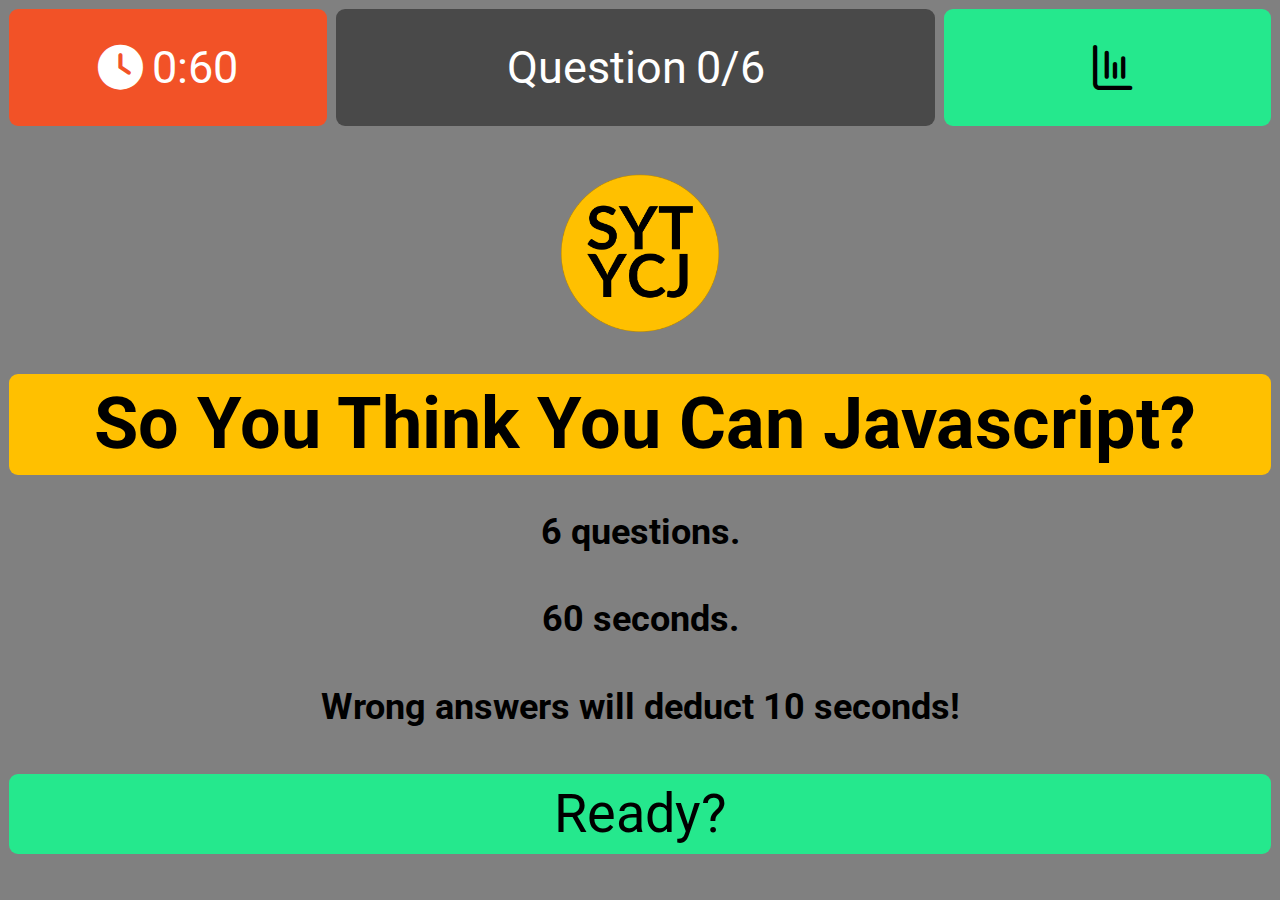
<file: index.html>
<!DOCTYPE html>
<html lang="en">
	<head>
		<meta charset="UTF-8" />
		<meta name="viewport" content="width=device-width, initial-scale=1.0" />
		<meta http-equiv="X-UA-Compatible" content="ie=edge" />

		<link rel="shortcut icon" href="./assets/images/favicon.png" type="image/x-icon" />
		<link rel="stylesheet" type="text/css" href="./assets/CSS/normalize.css" />
		<link rel="stylesheet" type="text/css" href="./assets/CSS/style.css" />
		<link rel="stylesheet" href="https://cdnjs.cloudflare.com/ajax/libs/font-awesome/6.0.0/css/all.min.css" integrity="sha512-9usAa10IRO0HhonpyAIVpjrylPvoDwiPUiKdWk5t3PyolY1cOd4DSE0Ga+ri4AuTroPR5aQvXU9xC6qOPnzFeg==" crossorigin="anonymous" referrerpolicy="no-referrer" />
		<title>SYTYCJ</title>
	</head>

	<body>
		<header></header>
		<main></main>
		<script src="./assets/JS/script.js"></script>
	</body>
</html>
</file>
<file: assets/CSS/style.css>
/***************************************** 
  IMPORTED FONTS — ROBOTO AND ROBOTO MONO
 *****************************************/

@import url('https://fonts.googleapis.com/css2?family=Roboto&family=Roboto+Mono:wght@100&display=swap');

/****************** 
  UNIVERSAL SELECTOR
 ******************/

* {
	box-sizing: border-box;
	margin: 0;
	padding: 0;
	color: #000;
	font-family: 'Roboto', sans-serif;
	font-size: 3vmin;
	transition: all 0.3s;
}

/****************** 
  CUSTOM VARIABLES
 ******************/

:root {
	--content-max-width: 100%;
	--font-size-small: 4vmin;
	--font-size-medium: 6vmin;
	--font-size-large: 8vmin;
	--color-primary: #808080;
	--color-secondary: #f25227;
	--color-tertiary: #25e88d;
	--color-quaternary: #ffc000;

	--color-darkgray: #0000006e;
	--color-input-box-background: #ffffff;
}

/****************** 
  SEMANTIC ELEMENTS
 ******************/

/** BODY **/

body,
body > * {
	width: 100%;
}

body {
	height: 100%;
	background-color: var(--color-primary);
	font-family: 'Roboto', sans-serif;
	display: flex;
	flex-direction: column;
	align-items: center;
	margin: 0;
}

/** HEADER **/

header {
	height: 15vh;
	color: black;
	display: flex;
	flex-direction: row;
	flex-wrap: wrap;
	align-items: stretch;
	justify-content: center;
	padding: 1vmin;
	position: relative;
	font-size: 10vmin;
}

header,
header nav {
	white-space: nowrap;
}

header,
main,
footer {
	max-width: var(--content-max-width);
}

/** MAIN **/

main {
	background-color: var(--color-primary);
	padding: 1vmin;
	display: flex;
	flex-direction: column;
	align-items: center;
	justify-content: space-evenly;
	height: 85vh;
}

/** SECTIONS **/

main > section {
	font-size: var(--font-size-medium);
	height: 100%;
	display: flex;
	flex-direction: column;
	align-items: center;
	justify-content: space-evenly;
}
main > *,
main > * > * {
	width: 100%;
	border-radius: 1vmin;
	display: flex;
	flex-direction: column;
	align-items: center;
	justify-content: center;
}

/** LISTS **/

ul {
	list-style-type: none;
	display: flex;
	flex-direction: column;
	justify-content: center;
}

/********* 
  CLASSES
 *********/

/** HEADER **/

.highscore-header {
	background-color: var(--color-tertiary);
}

/** INSIDE HEADER **/

.nav-view,
.nav-question,
.nav-timer,
.nav-view > *,
.nav-question > *,
.nav-timer > * {
	font-size: 5vmin;
	border-radius: 1vmin;
	text-align: center;
	display: flex;
	align-items: center;
	justify-content: center;
}
.nav-view {
	flex: 1;
	background-color: var(--color-tertiary);
	transform: translateY(0px);
	padding: 1vmin 2vmin 1vmin 3vmin;
	text-align: center;
	cursor: pointer;
	margin-left: 1vmin;
}
.nav-view:hover {
	background-color: #ffc000;
}
.nav-view:active {
	background-color: #ffc000;
	transform: translateY(1px);
}
.nav-view i {
	transform: rotate(90deg) scaleX(-1);
}
.nav-question {
	flex: 2;
	padding: 1vmin 2vmin;
	background-color: var(--color-darkgray);
	margin-left: 1vmin;
}
.nav-question,
.nav-question > * {
	color: white;
}
.nav-question #currentQuestion {
	margin-left: 1vmin;
}
.nav-timer {
	flex: 1;
	padding: 1vmin 2vmin;
	background-color: var(--color-secondary);
}
.nav-timer > * {
	color: white;
}
.nav-timer i {
	margin-right: 1vmin;
}

/** SPLASH AREA **/
#splash {
	display: flex;
	flex-flow: column;
	align-items: center;
	justify-content: space-evenly;
}
#splash h1,
.recordSection h1 {
	margin: 0;
}
.splash-image {
	max-height: 20vmin;
	max-width: 20vmin;
}
.splash-heading {
	max-height: 20vmin;
	font-size: var(--font-size-large);
	background-color: var(--color-quaternary);
	border-radius: 1vmin;
	transform: translateY(0px);
	padding: 1vmin 2vmin 1vmin 3vmin;
	text-align: center;
}
.splash-description {
	font-size: var(--font-size-small);
	margin: 1vmin;
	border-radius: 2vmin;
	text-align: center;
	font-weight: bold;
}
.splash-start-button {
	background-color: var(--color-tertiary);
	border-radius: 1vmin;
	margin: 1vmin;
	padding: 1vmin;
	text-decoration: none;
	border: none;
	font-size: var(--font-size-medium);
	cursor: pointer;
}
.splash-start-button:hover {
	outline: none;
	background-color: var(--color-secondary);
	border-radius: 1vmin;
	margin: 1vmin;
	position: relative;
	transform: translateY(0px);
}
.splash-start-button:active {
	outline: none;
	background-color: var(--color-secondary);
	transform: translateY(4px);
}

/** QUIZ AREA **/
.btn-wrapper {
	background-color: white;
	color: black;
	border-radius: 1vmin;
	margin-bottom: 1vmin;
	width: 50%;
}
.btn-wrapper:hover {
	background-color: var(--color-secondary);
	color: rgba(255, 255, 255, 1);
	border-radius: 1vmin;
	position: relative;
	transform: translateY(0px);
}
#hs .btn-wrapper:hover {
	background-color: var(--color-tertiary);
	border-radius: 1vmin;
}
.btn-wrapper:active {
	background-color: var(--color-secondary);
	transform: translateY(4px);
}
#hs .btn-wrapper:active {
	background-color: var(--color-tertiary);
}
.btn {
	background-color: inherit;
	color: inherit;
	border-radius: 1vmin;
	width: 100%;
	border: none;
	padding: 1vmin 2vmin;
	outline: none;
	cursor: pointer;
	font-size: var(--font-size-medium);
}
.quiz > * {
	width: 90%;
}

.quiz .btn {
	font-size: var(--font-size-medium);
}
.quiz > section ul {
	margin: 2vmin 0;
}

/** QUIZ AREA … FEEDBACK TEXT **/

.feedback {
	border: 1px solid #d3d3d3;
	padding: 1vmin;
	margin-top: 1vmin;
	background-image: -webkit-linear-gradient(top, #fff, #dde3ee);
}

.greenFeedback {
	color: #edb402;
}
.redFeedback {
	color: #f79802;
}

/** RECORDS PAGE **/

#submit {
	width: 50vw;
	padding: 2vmin 0;
	font-size: var(--font-size-medium);
	border-width: 1vmin;
	border: none;
	background-color: var(--color-tertiary);
}
#victoryMessage {
	font-size: var(--font-size-large);
}
#affirmation {
	font-size: var(--font-size-small);
	text-align: center;
}
#victoryScoreLabel,
#recordInitialLabel {
	font-size: var(--font-size-small);
}
#initials {
	width: 50vw;
	background-color: var(--color-input-box-background);
	text-align: center;
	font-size: var(--font-size-large);
	border: none;
	text-transform: uppercase;
}
#initials:focus-visible {
	outline: none;
}

/** HIGH SCORES PAGE **/
.highscore-header {
	text-align: center;
	display: flex;
	align-items: center;
}

.highscore-main .splash-start-button {
	color: black;
	flex: 0;
	font-size: var(--font-size-medium);
}
.splash-start-button#clear {
	background-color: var(--color-secondary);
}

/******
  ID'S
 ******/

/* QUIZ AREA */

#quiz-title {
	font-size: 5vmin;
	text-align: center;
}

#feedback {
	text-align: center;
	font-size: var(--font-size-small);
}

/* HIGH SCORES */

#hs {
	flex: 1 1 auto;
	overflow-y: auto;
	justify-content: flex-start;
}
#hsIcon {
	transform: rotate(90deg) scaleX(-1);
	font-size: 10vmin;
	color: black;
}
#hallOfFame {
	font-size: var(--font-size-large);
}

/* table headings */
#hs li:nth-child(1) {
	background-color: var(--color-primary);
	border: none;
	color: var(--color-darkgray);
}

/* may the highest scorer glow in gold */
#hs li:nth-child(2) {
	background-color: #ffc000;
	border-radius: 1vmin;
}
/* may the 2nd highest scorer glow in silver */
#hs li:nth-child(3) {
	background-color: #72706b;
	border-radius: 1vmin;
}
/* may the 3rd highest scorer glow in bronze */
#hs li:nth-child(4) {
	background-color: #8b6b09;
	border-radius: 1vmin;
}

#hs-wrapper {
	display: flex;
	justify-content: space-evenly;
	font-family: 'Roboto Mono', monospace;
}
#hs-rank {
	font-weight: bold;
	font-family: inherit;
}
#hs-initial {
	font-weight: bold;
	font-family: inherit;
}
#hs-score {
	font-weight: bold;
	font-family: inherit;
}

/* buttons for New Game and Clear */
#hs .btn-wrapper {
	box-shadow: none;
	border-radius: 0;
	border: 5px solid rgba(0, 0, 0, 0.5);
	margin-top: 1vmin;
}
#hs .btn {
	font-size: var(--font-size-small);
}
</file>
